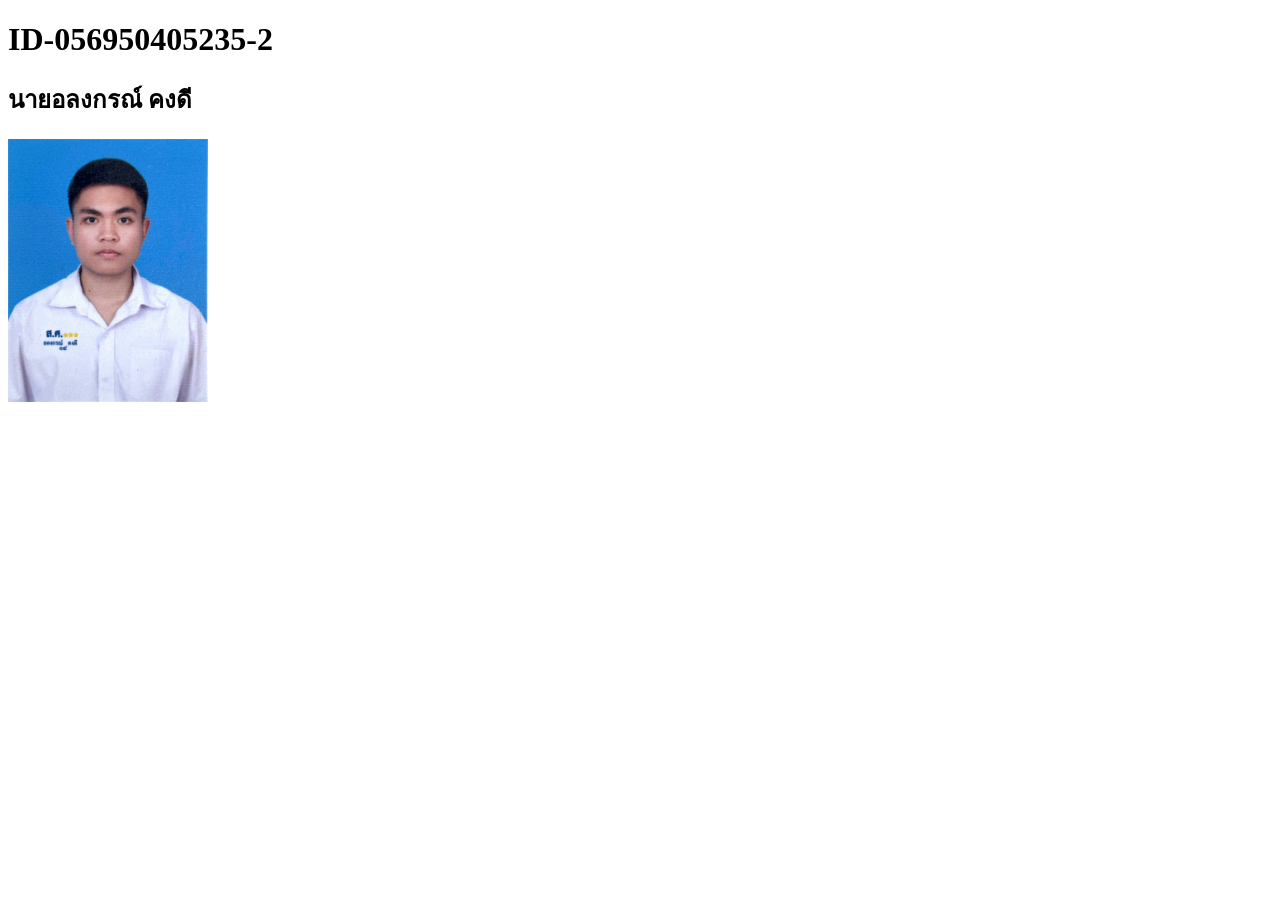
<file: lab1/alongkorn.html>
<!DOCTYPE html>
<html lang="en">
<head>
    <meta charset="UTF-8">
    <meta name="viewport" content="width=device-width, initial-scale=1.0">
    <title>Document</title>
</head>
<body>
    <h1>ID-056950405235-2</h1>
    <h2>นายอลงกรณ์ คงดี</h2>
    <img src="1761915949849.jpg" width="200px">
</body>
</html>
</file>
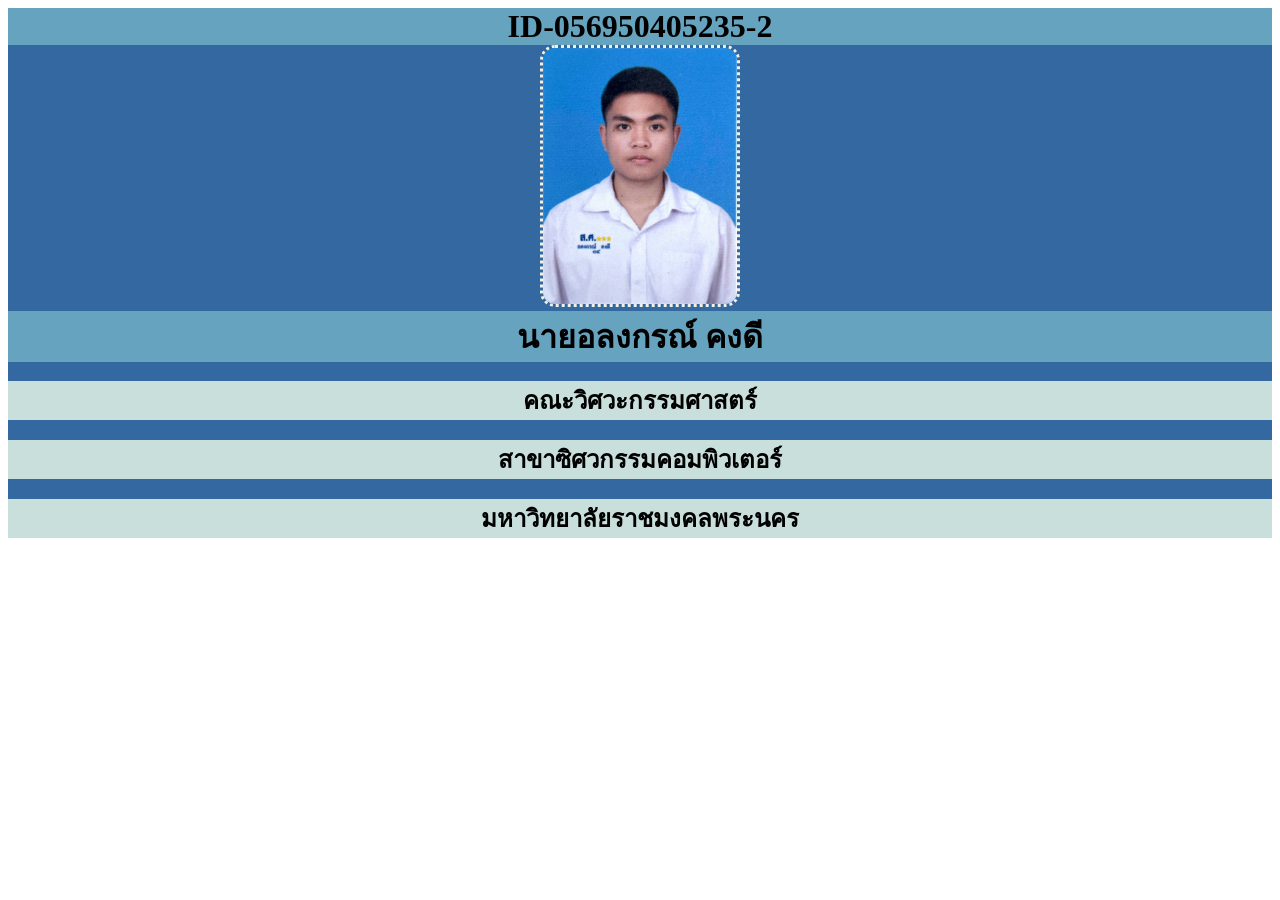
<file: lab2/alongkorn.html>
<!DOCTYPE html>
<html lang="en">
<head>
    <meta charset="UTF-8">
    <meta name="viewport" content="width=device-width, initial-scale=1.0">
    <title>Document</title>
    <style>
        *{
            text-align: center;
            box-sizing: border-box;
            object-position: center;
            
        }
        .container{
            margin: auto;
            background-color: rgb(51, 104, 160);
        }
        h1{
            background-color: rgb(102, 163, 191);
            margin: auto;
        }
        h2{
            background-color: rgb(200, 223, 219);
        }
        img{
            border: dotted rgb(242, 239, 231);
            border-radius: 15px;
        }

    </style>
</head>
<body>
<div class="container">    
    <h1>ID-056950405235-2</h1>
    <img src="1761915949849.jpg" width="200px">
    <h1>นายอลงกรณ์ คงดี</h1>
    <h2>คณะวิศวะกรรมศาสตร์</h2>
    <h2>สาขาซิศวกรรมคอมพิวเตอร์</h2>
    <h2>มหาวิทยาลัยราชมงคลพระนคร</h2>
</div>
    

</body>
</html>
</file>
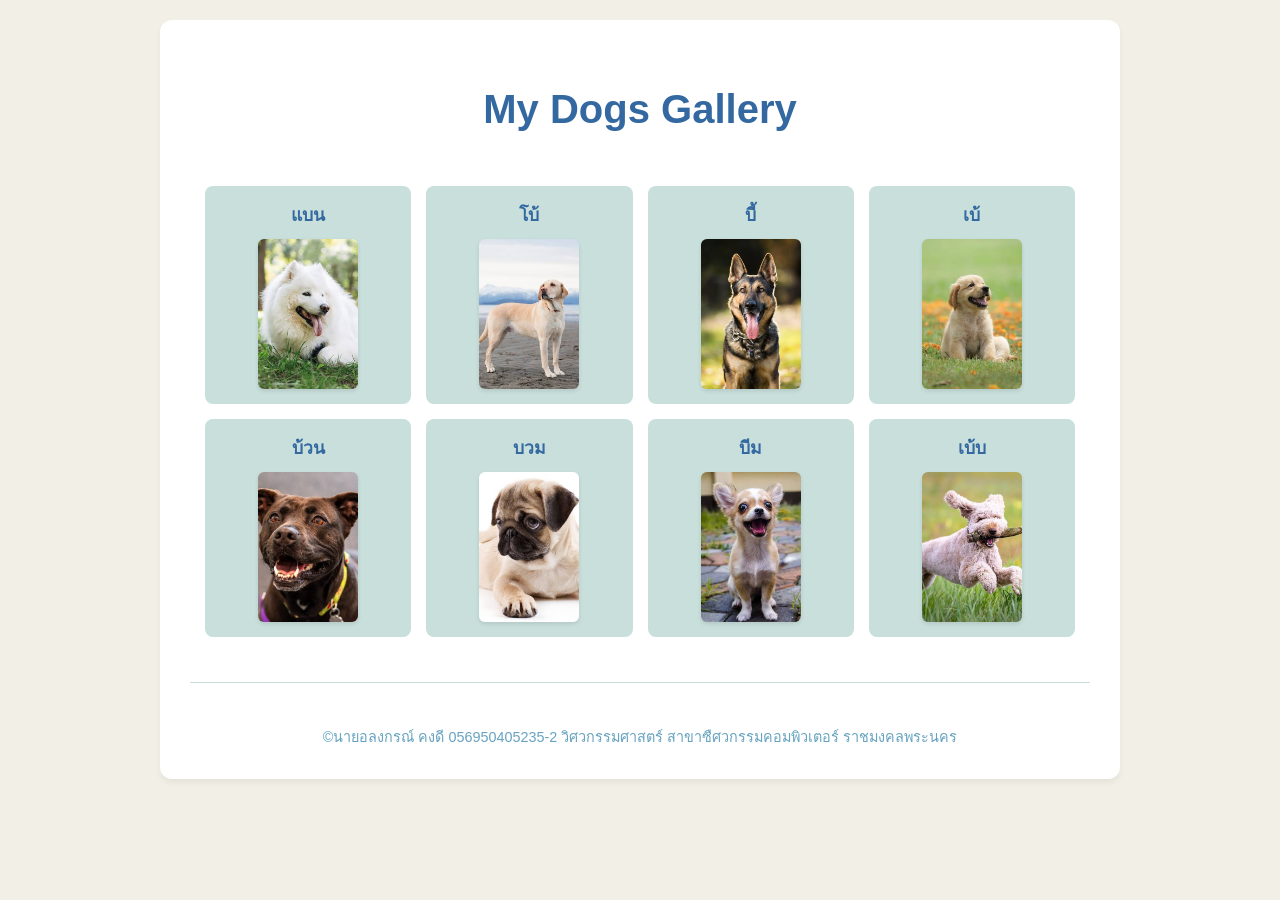
<file: lab3/gallery.html>
<!DOCTYPE html>
<html lang="en">
<head>
    <meta charset="UTF-8">
    <meta name="viewport" content="width=device-width, initial-scale=1.0">
    <title>Document</title>
    <style>
        body {
  background-color: rgb(242, 239, 231);
  font-family: 'Segoe UI', Tahoma, Geneva, Verdana, sans-serif;
  color: rgb(51, 104, 160);
  margin: 0;
  padding: 20px;
  display: flex;
  justify-content: center;
}

.continer {
  max-width: 900px;
  width: 100%;
  background-color: #ffffff;
  padding: 30px;
  border-radius: 12px;
  box-shadow: 0 4px 6px rgba(0, 0, 0, 0.05);
}

h1 {
  text-align: center;
  color: rgb(51, 104, 160);
  margin-bottom: 30px;
  font-size: 2.5rem;
}

table {
  width: 100%;
  border-collapse: separate;
  border-spacing: 15px;
  margin-bottom: 20px;
}

td {
  background-color: rgb(200, 223, 219);
  padding: 15px;
  text-align: center;
  border-radius: 8px;
  vertical-align: top;
}

td a {
  text-decoration: none;
  color: rgb(51, 104, 160);
  font-weight: bold;
  font-size: 1.1rem;
  display: block;
}

td img {
  display: block;
  margin: 10px auto 0 auto;
  border-radius: 6px;
  box-shadow: 0 2px 4px rgba(0, 0, 0, 0.1);
  object-fit: cover;
  width: 100px;
  height: 150px;
}

td a:hover {
  color: rgb(102, 163, 191);
}

hr {
  border: 0;
  height: 1px;
  background-color: rgb(200, 223, 219);
  margin: 30px 0 20px 0;
}

footer, .continer > br + text, .continer {
  font-size: 0.9rem;
  color: rgb(102, 163, 191);
  text-align: center;
  line-height: 1.6;
}

    </style>
</head>
<body>
    <div class="continer">
        <h1>My Dogs Gallery</h1>
        <table>
            <tr>
                <td><a href="images (2).jpg">แบน<br><img src="images (2).jpg" width="200px "></a></td>
                <td><a href="images (1).jpg">โบ้<br><img src="images (1).jpg" width="200px "></a></td>
                <td><a href="images (3).jpg">บี้<br><img src="images (3).jpg" width="200px "></a></td>
                <td><a href="images (4).jpg">เบ้<br><img src="images (4).jpg" width="200px "></a></td>
            </tr>
            <tr>
                <td><a href="images (5).jpg">บ้วน<br><img src="images (5).jpg" width="200px "></a></td>
                <td><a href="images (6).jpg">บวม<br><img src="images (6).jpg" width="200px "></a></td>
                <td><a href="images (7).jpg">บีม<br><img src="images (7).jpg" width="200px "></a></td>
                <td><a href="images.jpg">เบ้บ<br><img src="images.jpg" width="200px "></a></td>
            </tr>
            
        </table>
        <hr><br>©นายอลงกรณ์ คงดี 056950405235-2 วิศวกรรมศาสตร์ สาขาซืศวกรรมคอมพิวเตอร์ ราชมงคลพระนคร
    </div>
</body>
</html>
</file>
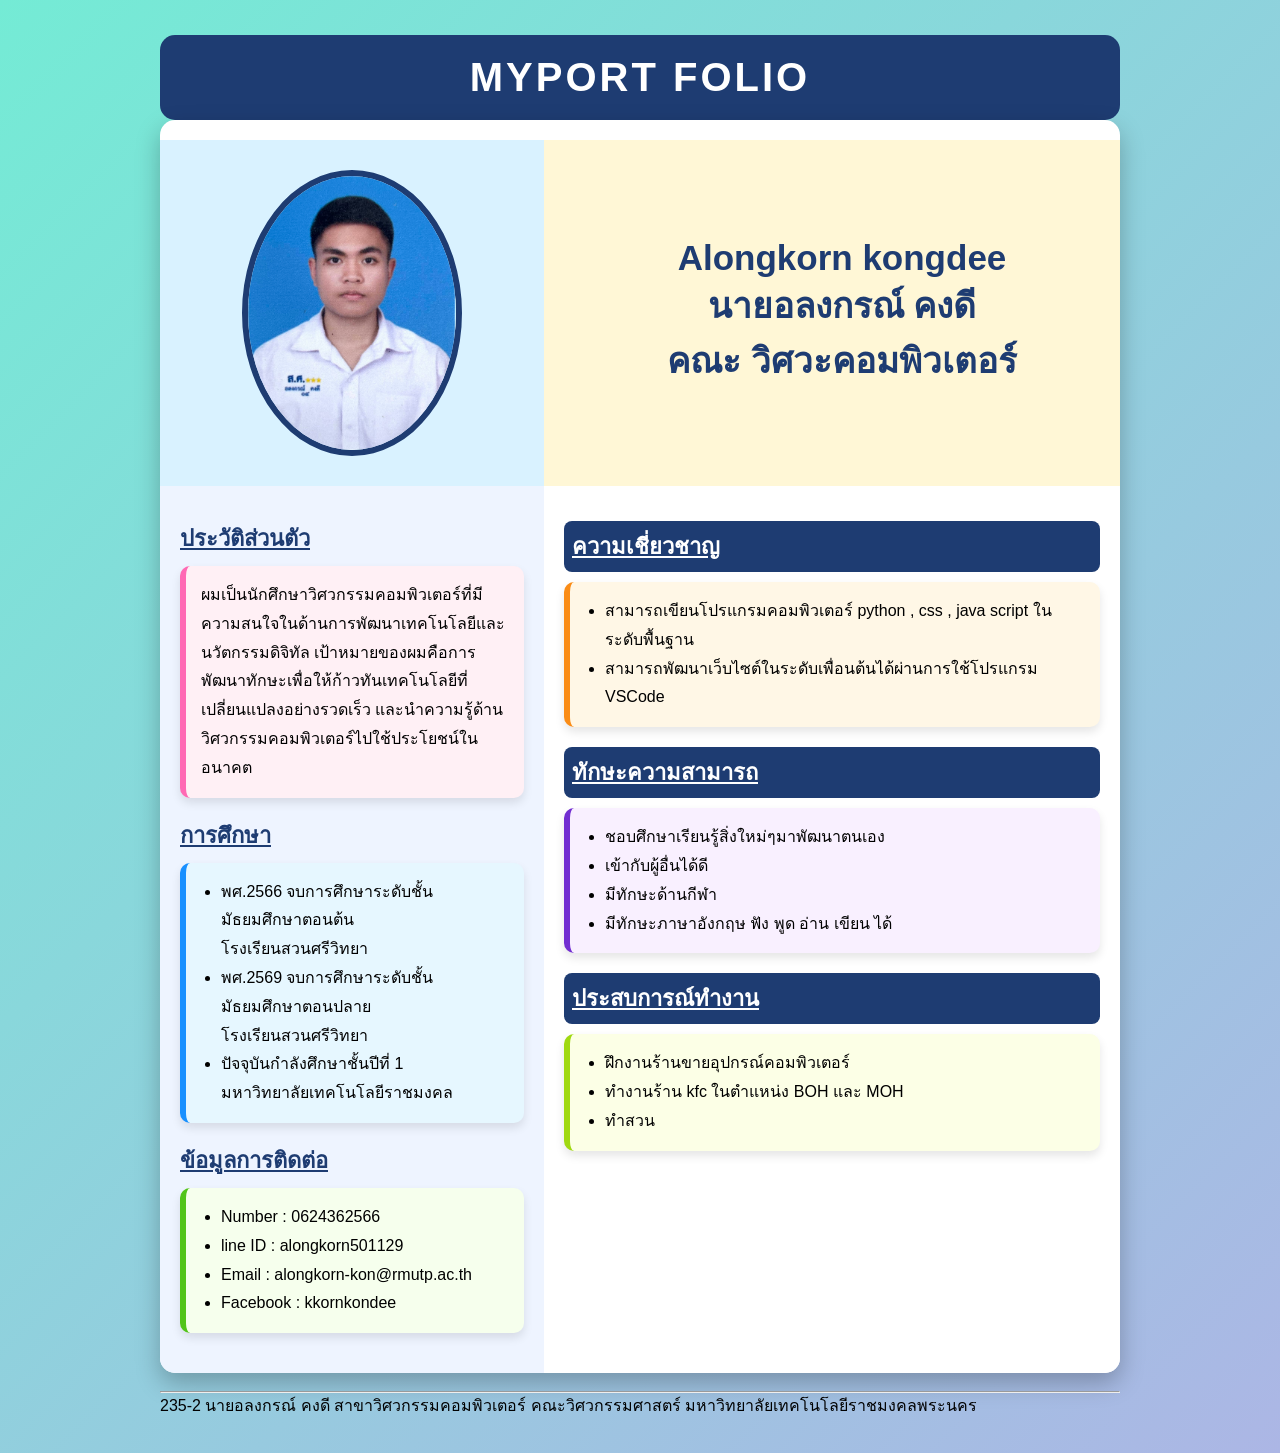
<file: lab4/PortFolio.html>
<!DOCTYPE html>
<html lang="en">
<head>
    <meta charset="UTF-8">
    <meta name="viewport" content="width=device-width, initial-scale=1.0">
    <title>Document</title>
    <style>
        * {
            margin: 0;
            padding: 0;
            box-sizing: border-box;
            font-family: "Sarabun", sans-serif;
        }

        .header-left {
            background: #d9f2ff;
        }

        .header-right {
            background: #fff7d6;
            text-align: center;
        }

        body {
            background: linear-gradient(135deg, #74ebd5, #ACB6E5);
            padding: 15px;
        }

        .container {
            width: 1000px;
            margin: auto;
            padding: 20px;
        }

        table {
            width: 100%;
            background: white;
            border-radius: 15px;
            overflow: hidden;
            border-collapse: collapse;
            box-shadow: 0 10px 25px rgba(0, 0, 0, 0.25);
        }

        h1 {
            border-radius: 15px;
            background: #1e3c72;
            color: white;
            text-align: center;
            padding: 20px;
            font-size: 40px;
            letter-spacing: 3px;
        }

        h2 {
            font-size: 35px;
            color: #1e3c72;
            padding-left: 20px;
        }

        img {
            text-align: center;
            margin: auto;
            width: 220px;
            border-radius: 50%;
            border: 6px solid #1e3c72;
            margin: 20px;
            transition: 0.3s;
            display: block;
            margin: 20px auto;
        }

        .bgleft {
            width: 40%;
            background: #eef4ff;
            padding: 20px;
            vertical-align: top;
        }

        .bright {
            width: 60%;
            background: #ffffff;
            padding: 20px;
            vertical-align: top;
        }

        h3, h4 {
            margin-top: 15px;
            margin-bottom: 10px;
            color: #1e3c72;
            font-size: 22px;
        }

        .box {
            border-radius: 10px;
            padding: 15px;
            margin-bottom: 20px;
            box-shadow: 0 5px 10px rgba(0, 0, 0, 0.1);
        }

        .box-profile {
            background: #fff0f5;
            border-left: 6px solid #ff69b4;
        }

        .box-education {
            background: #e6f7ff;
            border-left: 6px solid #1890ff;
        }

        .box-contact {
            background: #f6ffed;
            border-left: 6px solid #52c41a;
        }

        .box-expert {
            background: #fff7e6;
            border-left: 6px solid #fa8c16;
        }

        .box-skill {
            background: #f9f0ff;
            border-left: 6px solid #722ed1;
        }

        .box-experience {
            background: #fcffe6;
            border-left: 6px solid #a0d911;
        }

        .box p {
            line-height: 1.8;
        }

        .box li {
            margin-left: 20px;
            line-height: 1.8;
        }

        .bgtext {
            background: #1e3c72;
            color: white;
            padding: 8px;
            border-radius: 8px;
        }

        tr td {
            padding: 10px;
        }
    </style>
</head>
<body>
    <div class="container">
        <h1>MYPORT FOLIO</h1>
        <table>
            <tr>
                <td></td><td></td>
            </tr>
            <tr>
                <td class="header-left" style="color: #74ebd5;"><a href="1761915949849.jpg"><img src="1761915949849.jpg" width="200px"></a></td>
                <td class="header-right" style="color: #ACB6E5;">
                    <h2>Alongkorn kongdee</h2>
                    <h2>นายอลงกรณ์ คงดี</h2>
                    <h2>คณะ วิศวะคอมพิวเตอร์</h2>
                </td>
            </tr>
            <tr>
                <td class="bgleft">
                    <h3><u>ประวัติส่วนตัว</u></h3>
                    <div class="box box-profile">
                        <p>ผมเป็นนักศึกษาวิศวกรรมคอมพิวเตอร์ที่มีความสนใจในด้านการพัฒนาเทคโนโลยีและนวัตกรรมดิจิทัล เป้าหมายของผมคือการพัฒนาทักษะเพื่อให้ก้าวทันเทคโนโลยีที่เปลี่ยนแปลงอย่างรวดเร็ว และนำความรู้ด้านวิศวกรรมคอมพิวเตอร์ไปใช้ประโยชน์ในอนาคต</p>
                    </div>

                    <h3><u>การศึกษา</u></h3>
                    <div class="box box-education">
                        <ul>
                            <li>พศ.2566 จบการศึกษาระดับชั้นมัธยมศึกษาตอนต้น <br>โรงเรียนสวนศรีวิทยา</li>
                            <li>พศ.2569 จบการศึกษาระดับชั้นมัธยมศึกษาตอนปลาย <br>โรงเรียนสวนศรีวิทยา</li>
                            <li>ปัจจุบันกำลังศึกษาชั้นปีที่ 1 <br>มหาวิทยาลัยเทคโนโลยีราชมงคล</li>
                        </ul>
                    </div>

                    <h3><u>ข้อมูลการติดต่อ</u></h3>
                    <div class="box box-contact">
                        <ul>
                            <li>Number : 0624362566</li>
                            <li>line ID : alongkorn501129</li>
                            <li>Email : alongkorn-kon@rmutp.ac.th</li>
                            <li>Facebook : kkornkondee</li>
                        </ul>
                    </div>
                </td>
                <td class="bright">
                    <h4 class="bgtext"><u>ความเชี่ยวชาญ</u></h4>
                    <div class="box box-expert">
                        <ul>
                            <li>สามารถเขียนโปรแกรมคอมพิวเตอร์ python , css , java script ในระดับพื้นฐาน</li>
                            <li>สามารถพัฒนาเว็บไซต์ในระดับเพื่อนต้นได้ผ่านการใช้โปรแกรม VSCode</li>
                        </ul>
                    </div>

                    <h4 class="bgtext"><u>ทักษะความสามารถ</u></h4>
                    <div class="box box-skill">
                        <ul>
                            <li>ชอบศึกษาเรียนรู้สิ่งใหม่ๆมาพัฒนาตนเอง</li>
                            <li>เข้ากับผู้อื่นได้ดี</li>
                            <li>มีทักษะด้านกีฬา</li>
                            <li>มีทักษะภาษาอังกฤษ ฟัง พูด อ่าน เขียน ได้</li>
                        </ul>
                    </div>

                    <h4 class="bgtext"><u>ประสบการณ์ทำงาน</u></h4>
                    <div class="box box-experience">
                        <ul>
                            <li>ฝึกงานร้านขายอุปกรณ์คอมพิวเตอร์</li>
                            <li>ทำงานร้าน kfc ในตำแหน่ง BOH และ MOH</li>
                            <li>ทำสวน</li>
                        </ul>
                    </div>
                </td>
            </tr>
        </table>
        <br>
        <hr>
        235-2 นายอลงกรณ์ คงดี สาขาวิศวกรรมคอมพิวเตอร์ คณะวิศวกรรมศาสตร์ มหาวิทยาลัยเทคโนโลยีราชมงคลพระนคร
    </div>
</body>
</html>
</file>
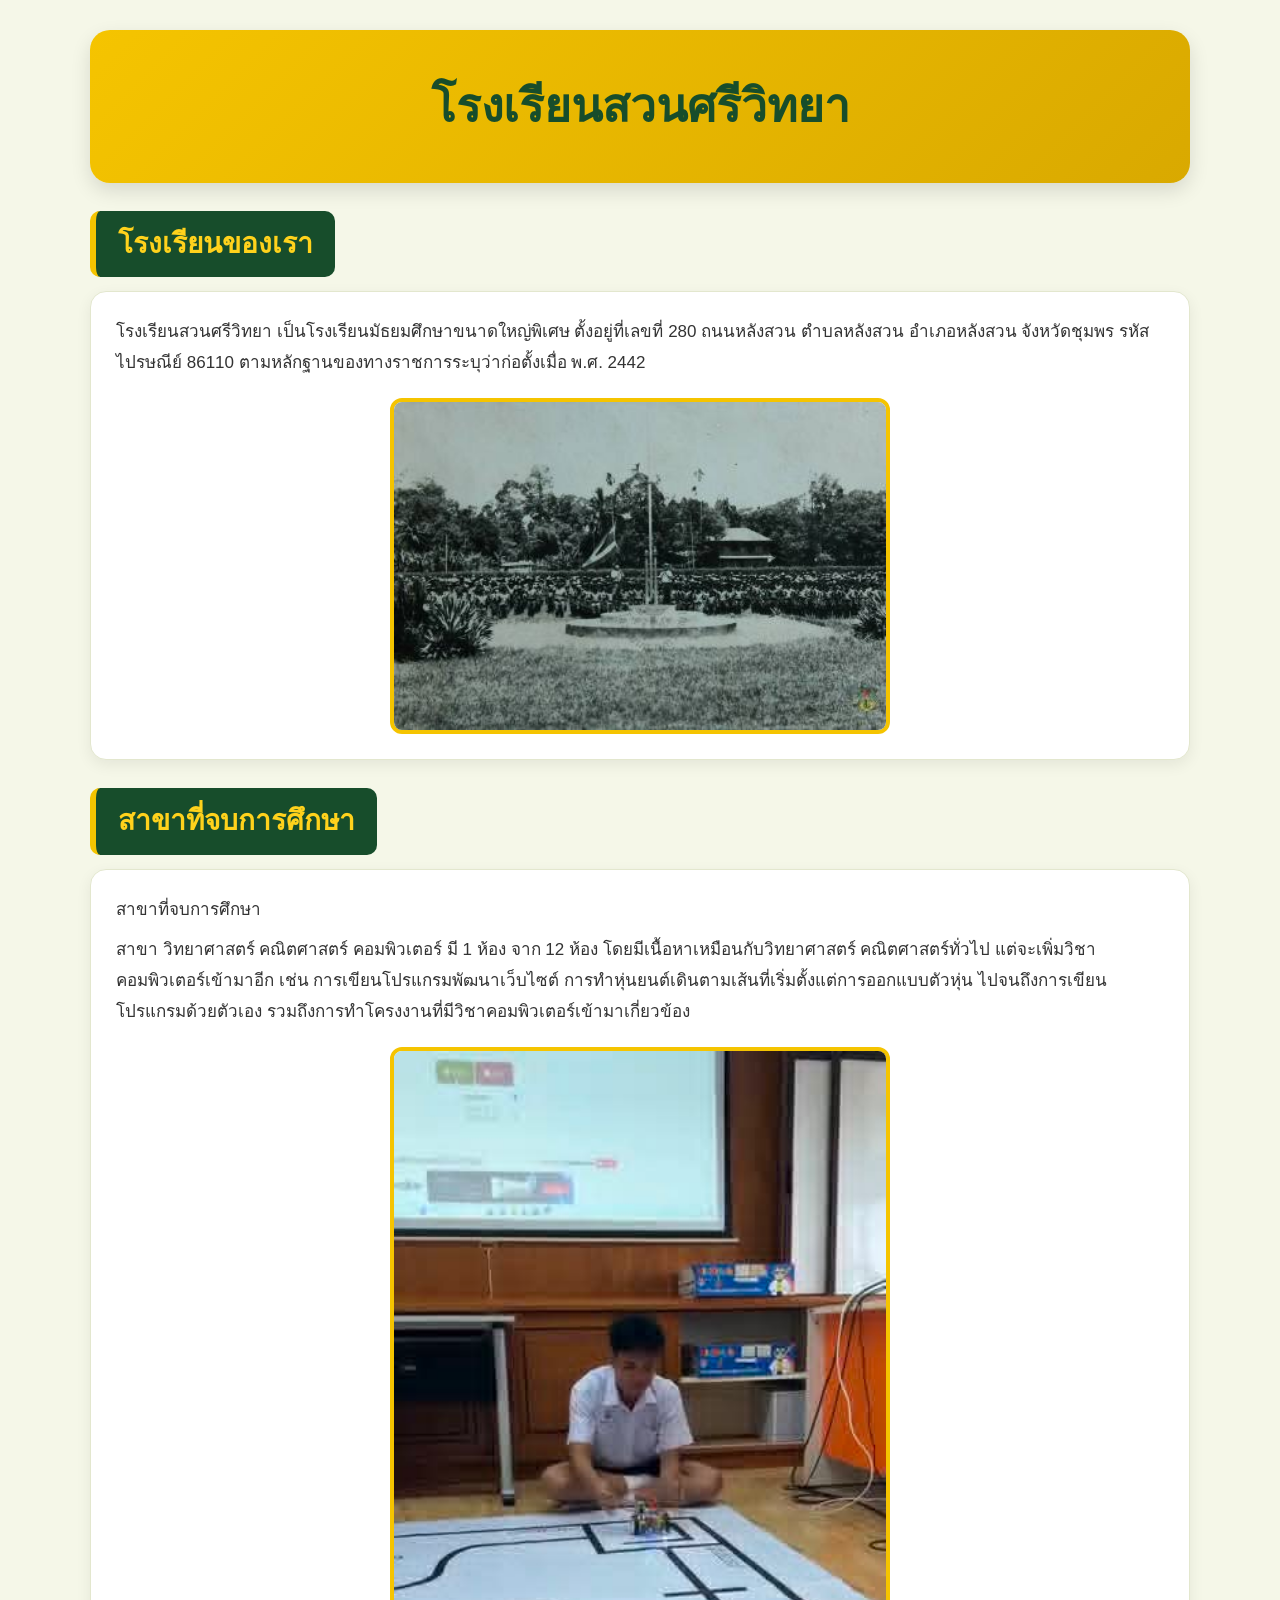
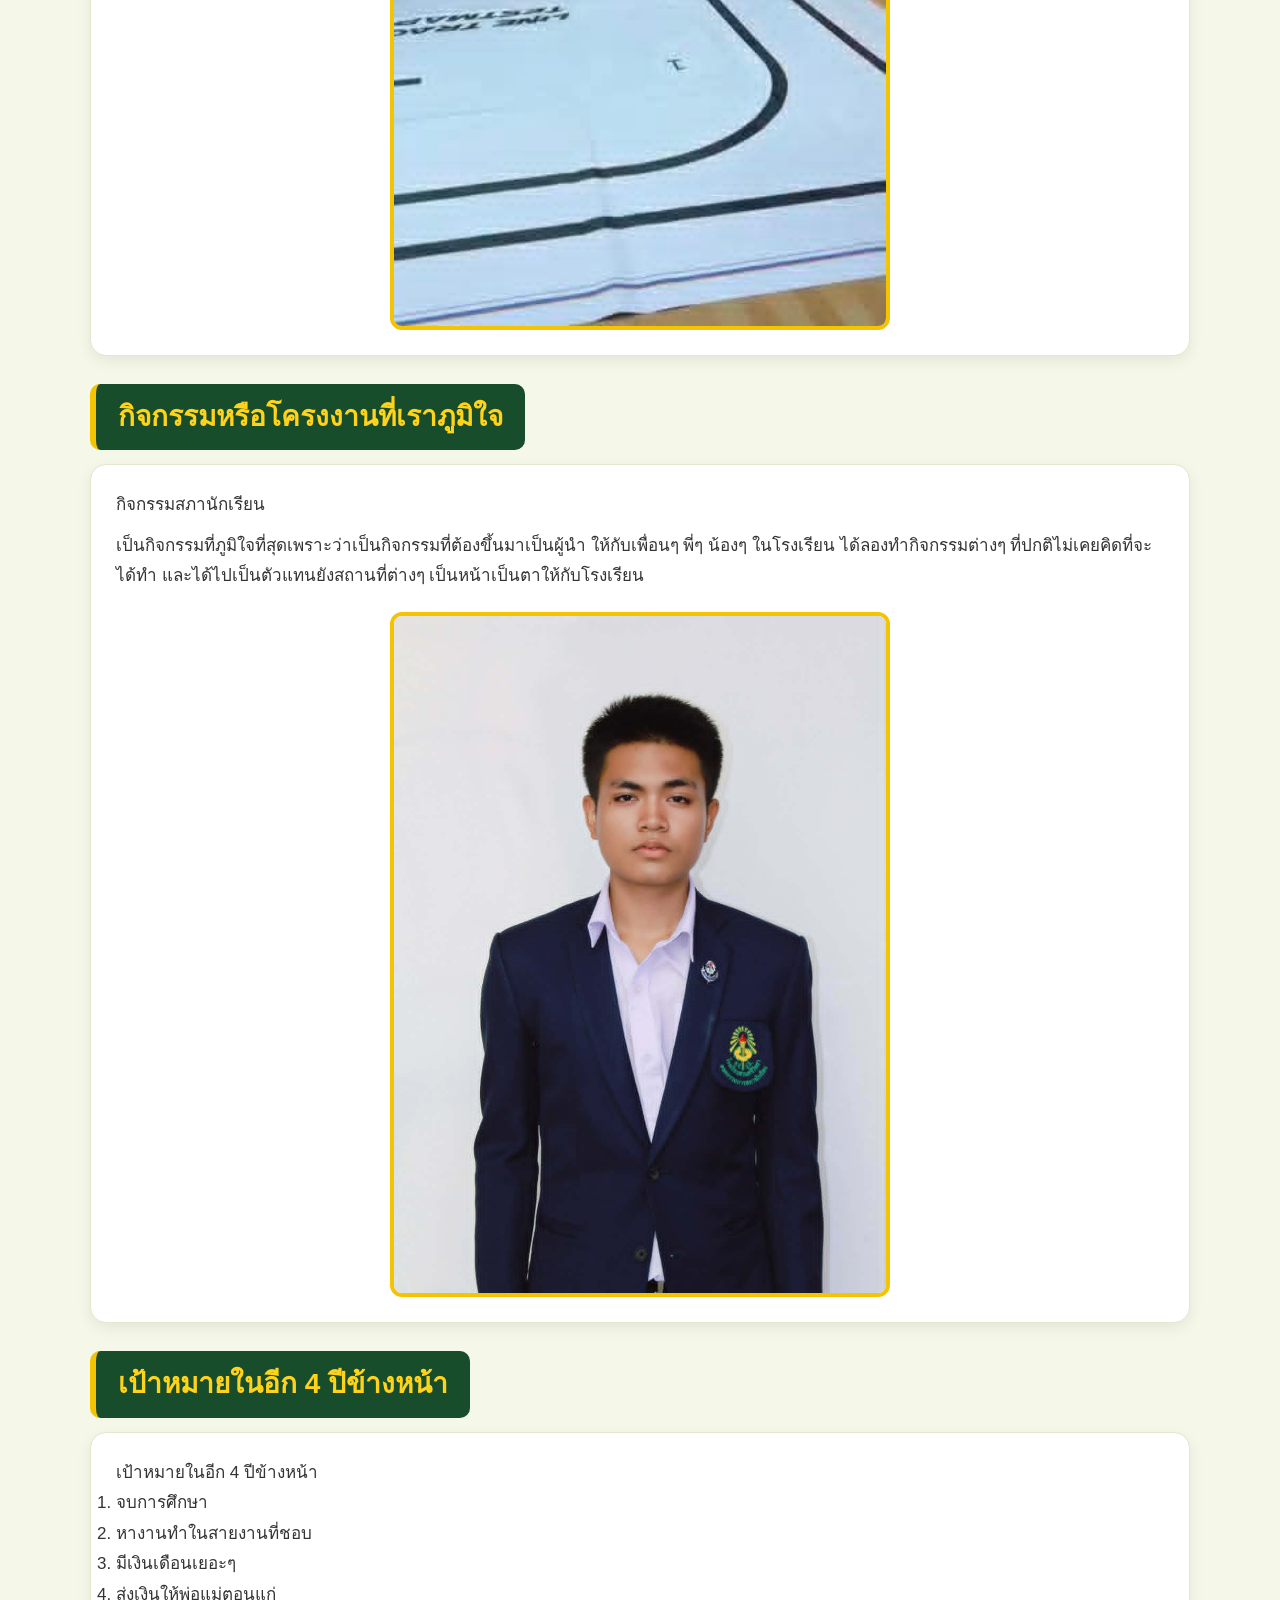
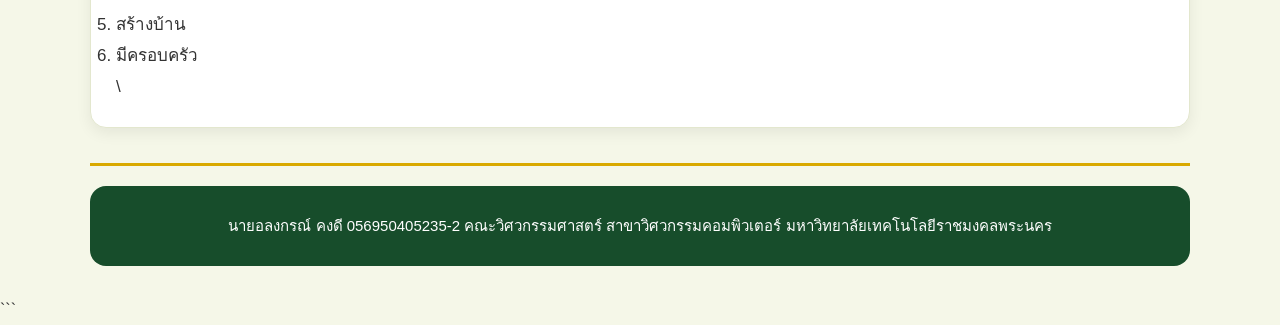
<file: lab5/alongkorn.html>
<!DOCTYPE html>
<html lang="th">
<head>
    <meta charset="UTF-8">
    <meta name="viewport" content="width=device-width, initial-scale=1.0">
    <title>โรงเรียนสวนศรีวิทยา</title>

    <style>
        * {
            box-sizing: border-box;
            margin: 0;
            padding: 0;
        }

        body {
            font-family: "Prompt", "Tahoma", sans-serif;
            background: #f5f7e8;
            color: #333;
            line-height: 1.8;
        }

        .contianer {
            width: min(1100px, 92%);
            margin: 30px auto;
        }

        .header {
            background: linear-gradient(135deg, #f5c400, #d9a900);
            color: #174d2b;
            text-align: center;
            padding: 35px 20px;
            border-radius: 20px;
            box-shadow: 0 8px 20px rgba(0, 0, 0, 0.12);
        }

        .header h1 {
            font-size: clamp(28px, 5vw, 46px);
            font-weight: 700;
        }

        .topic {
            margin-top: 28px;
            margin-bottom: 14px;
        }

        .topic h2 {
            display: inline-block;
            background: #174d2b;
            color: #ffd21c;
            padding: 8px 22px;
            border-radius: 10px;
            font-size: clamp(20px, 3vw, 28px);
            border-left: 6px solid #f5c400;
        }

        .artical {
            background: #ffffff;
            padding: 25px;
            border-radius: 16px;
            border: 1px solid #e3e7ce;
            box-shadow: 0 5px 15px rgba(0, 0, 0, 0.07);
            font-size: 17px;
        }

        .artical p {
            margin-top: 10px;
        }

        .artical a {
            display: block;
            text-align: center;
            margin-top: 20px;
        }

        .artical img {
            display: block;
            width: 100%;
            max-width: 500px;
            height: auto;
            margin: auto;
            border-radius: 12px;
            border: 4px solid #f5c400;
        }

        hr {
            border: 0;
            border-top: 3px solid #d9a900;
            margin: 35px 0 20px;
        }

        .footer {
            background: #174d2b;
            color: #fff;
            text-align: center;
            padding: 25px 20px;
            border-radius: 16px;
            font-size: 15px;
            line-height: 2;
        }

        @media (max-width: 600px) {
            .contianer {
                width: 94%;
                margin: 15px auto;
            }

            .header {
                padding: 25px 15px;
                border-radius: 15px;
            }

            .topic {
                margin-top: 22px;
            }

            .topic h2 {
                padding: 6px 15px;
                border-left-width: 4px;
            }

            .artical {
                padding: 18px;
                font-size: 15px;
                border-radius: 12px;
            }

            .footer {
                padding: 20px 15px;
                font-size: 13px;
            }
        }
    </style>
</head>

<body>

    <div class="contianer">

        <div class="header">
            <h1>โรงเรียนสวนศรีวิทยา</h1>
        </div>

        <div class="topic">
            <h2>โรงเรียนของเรา</h2>
        </div>

        <div class="artical">
            โรงเรียนสวนศรีวิทยา เป็นโรงเรียนมัธยมศึกษาขนาดใหญ่พิเศษ
            ตั้งอยู่ที่เลขที่ 280 ถนนหลังสวน ตำบลหลังสวน อำเภอหลังสวน จังหวัดชุมพร
            รหัสไปรษณีย์ 86110 ตามหลักฐานของทางราชการระบุว่าก่อตั้งเมื่อ พ.ศ. 2442

            <a href="86100397_0_20130801-112107.jpg">
                <img src="86100397_0_20130801-112107.jpg" alt="โรงเรียนสวนศรีวิทยา">
            </a>
        </div>

        <div class="topic">
            <h2>สาขาที่จบการศึกษา</h2>
        </div>

        <div class="artical">
            สาขาที่จบการศึกษา

            <p>
                สาขา วิทยาศาสตร์ คณิตศาสตร์ คอมพิวเตอร์ มี 1 ห้อง จาก 12 ห้อง
                โดยมีเนื้อหาเหมือนกับวิทยาศาสตร์ คณิตศาสตร์ทั่วไป
                แต่จะเพิ่มวิชาคอมพิวเตอร์เข้ามาอีก เช่น การเขียนโปรแกรมพัฒนาเว็บไซต์
                การทำหุ่นยนต์เดินตามเส้นที่เริ่มตั้งแต่การออกแบบตัวหุ่น
                ไปจนถึงการเขียนโปรแกรมด้วยตัวเอง
                รวมถึงการทำโครงงานที่มีวิชาคอมพิวเตอร์เข้ามาเกี่ยวข้อง
            </p>

            <a href="download (1).jpg">
                <img src="download (1).jpg" alt="สาขาวิทยาศาสตร์ คณิตศาสตร์ คอมพิวเตอร์">
            </a>
        </div>

        <div class="topic">
            <h2>กิจกรรมหรือโครงงานที่เราภูมิใจ</h2>
        </div>

        <div class="artical">
            กิจกรรมสภานักเรียน

            <p>
                เป็นกิจกรรมที่ภูมิใจที่สุดเพราะว่าเป็นกิจกรรมที่ต้องขึ้นมาเป็นผู้นำ
                ให้กับเพื่อนๆ พี่ๆ น้องๆ ในโรงเรียน ได้ลองทำกิจกรรมต่างๆ
                ที่ปกติไม่เคยคิดที่จะได้ทำ และได้ไปเป็นตัวแทนยังสถานที่ต่างๆ
                เป็นหน้าเป็นตาให้กับโรงเรียน
            </p>

            <a href="download.jpg">
                <img src="download.jpg" alt="กิจกรรมสภานักเรียน">
            </a>
        </div>

        <div class="topic">
            <h2>เป้าหมายในอีก 4 ปีข้างหน้า</h2>
        </div>

        <div class="artical">
            เป้าหมายในอีก 4 ปีข้างหน้า

            <ol>
                <li>จบการศึกษา</li><li>หางานทำในสายงานที่ชอบ</li><li>มีเงินเดือนเยอะๆ</li><li>ส่งเงินให้พ่อแม่ตอนแก่</li><li>สร้างบ้าน</li><li>มีครอบครัว</li>\
            </ol>
                  
                  
            
        </div>

        <hr>

        <div class="footer">
            นายอลงกรณ์ คงดี 056950405235-2
            คณะวิศวกรรมศาสตร์ สาขาวิศวกรรมคอมพิวเตอร์
            มหาวิทยาลัยเทคโนโลยีราชมงคลพระนคร
        </div>

    </div>

</body>
</html>
```
</file>
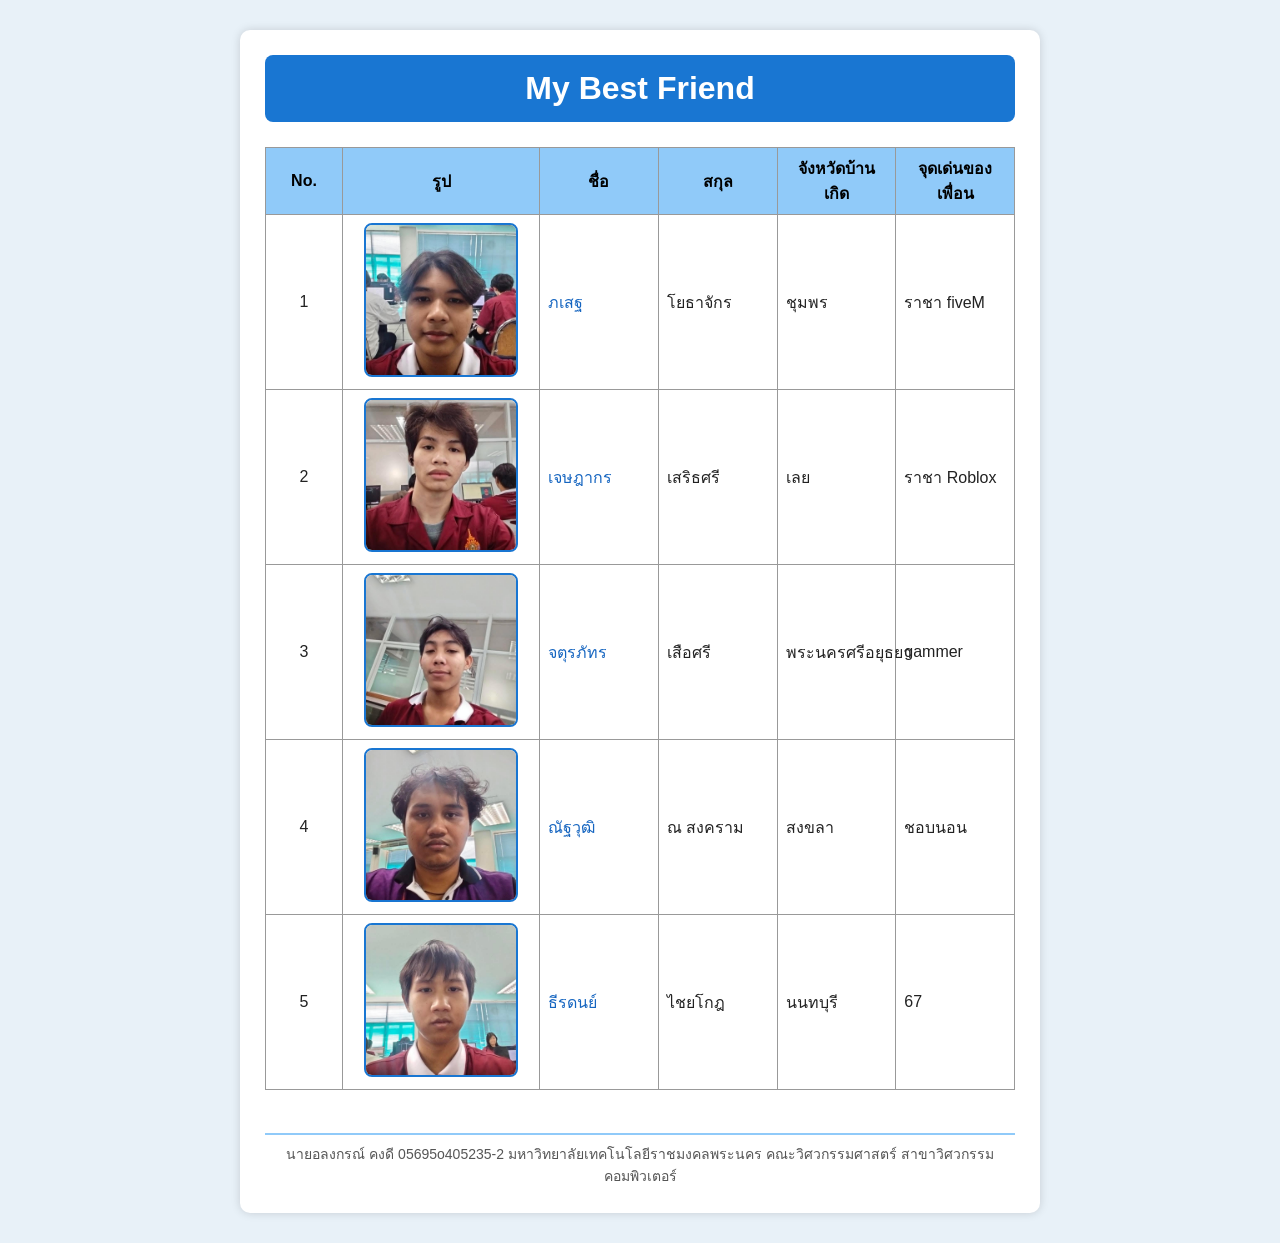
<file: lab6/alongkorn.html>
<!DOCTYPE html>
<html lang="th">
<head>
    <meta charset="UTF-8">
    <meta name="viewport" content="width=device-width, initial-scale=1.0">
    <title>My Best Friend</title>

    <style>
        body {
            margin: 0;
            padding: 30px 0;
            background-color: #e8f1f8;
            font-family: Arial, "Tahoma", sans-serif;
            color: #222;
        }

        .container {
            width: 800px;
            margin: 0 auto;
            background-color: #ffffff;
            padding: 25px;
            box-sizing: border-box;
            border-radius: 10px;
            box-shadow: 0 0 10px rgba(0, 0, 0, 0.15);
        }

        h1 {
            margin: 0 0 25px 0;
            padding: 15px;
            text-align: center;
            color: #ffffff;
            background-color: #1976d2;
            border-radius: 8px;
        }

        table {
            width: 100%;
            border-collapse: collapse;
            table-layout: fixed;
        }

        th,
        td {
            border: 1px solid #999;
            padding: 8px;
        }

        th {
            background-color: #90caf9;
            color: #000;
            text-align: center;
            height: 45px;
        }

        th:nth-child(1) {
            width: 60px;
        }

        th:nth-child(2) {
            width: 180px;
        }

        td.txtcenter {
            text-align: center;
            vertical-align: middle;
        }

        td.pic {
            width: 180px;
            text-align: center;
            vertical-align: middle;
        }

        td.pic img {
            width: 150px;
            height: 150px;
            object-fit: cover;
            border-radius: 8px;
            border: 2px solid #1976d2;
        }

        td.name,
        td.lastname,
        td.location,
        td.sign {
            text-align: left;
            vertical-align: middle;
        }

        td.name a {
            color: #1565c0;
            text-decoration: none;
        }

        hr {
            margin-top: 25px;
            border: 0;
            border-top: 2px solid #90caf9;
        }

        .credit {
            text-align: center;
            font-size: 14px;
            color: #555;
            line-height: 1.6;
        }
    </style>
</head>

<body>
    <div class="container">
        <h1>My Best Friend</h1>

        <table>
            <tr>
                <th style="width: 60px; text-align: center;">No.</th>
                <th style="width: 180px;">รูป</th>
                <th>ชื่อ</th>
                <th>สกุล</th>
                <th>จังหวัดบ้านเกิด</th>
                <th>จุดเด่นของเพื่อน</th>
            </tr>

            <tr>
                <td class="txtcenter">1</td>
                <td class="pic">
                    <a href="pased.jpg">
                        <img src="pased.jpg" alt="ภเสฐ">
                    </a>
                </td>
                <td class="name"><a href="pased.jpg">ภเสฐ</a></td>
                <td class="lastname">โยธาจักร</td>
                <td class="location">ชุมพร</td>
                <td class="sign">ราชา fiveM</td>
            </tr>

            <tr>
                <td class="txtcenter">2</td>
                <td class="pic">
                    <a href="diamond.jpg">
                        <img src="diamond.jpg" alt="เจษฎากร">
                    </a>
                </td>
                <td class="name"><a href="diamond.jpg">เจษฎากร</a></td>
                <td class="lastname">เสริธศรี</td>
                <td class="location">เลย</td>
                <td class="sign">ราชา Roblox</td>
            </tr>

            <tr>
                <td class="txtcenter">3</td>
                <td class="pic">
                    <a href="daw.jpg">
                        <img src="daw.jpg" alt="จตุรภัทร">
                    </a>
                </td>
                <td class="name"><a href="daw.jpg">จตุรภัทร</a></td>
                <td class="lastname">เสือศรี</td>
                <td class="location">พระนครศรีอยุธยา</td>
                <td class="sign">gammer</td>
            </tr>

            <tr>
                <td class="txtcenter">4</td>
                <td class="pic">
                    <a href="name.jpg">
                        <img src="name.jpg" alt="ณัฐวุฒิ">
                    </a>
                </td>
                <td class="name"><a href="name.jpg">ณัฐวุฒิ</a></td>
                <td class="lastname">ณ สงคราม</td>
                <td class="location">สงขลา</td>
                <td class="sign">ชอบนอน</td>
            </tr>

            <tr>
                <td class="txtcenter">5</td>
                <td class="pic">
                    <a href="T.jpg">
                        <img src="T.jpg" alt="ธีรดนย์">
                    </a>
                </td>
                <td class="name"><a href="T.jpg">ธีรดนย์</a></td>
                <td class="lastname">ไชยโกฎ</td>
                <td class="location">นนทบุรี</td>
                <td class="sign">67</td>
            </tr>
        </table>
        <br>
        <hr>

        <div class="credit">
            นายอลงกรณ์ คงดี 05695o405235-2 มหาวิทยาลัยเทคโนโลยีราชมงคลพระนคร คณะวิศวกรรมศาสตร์ สาขาวิศวกรรมคอมพิวเตอร์
        </div>
    </div>
</body>
</html>
</file>
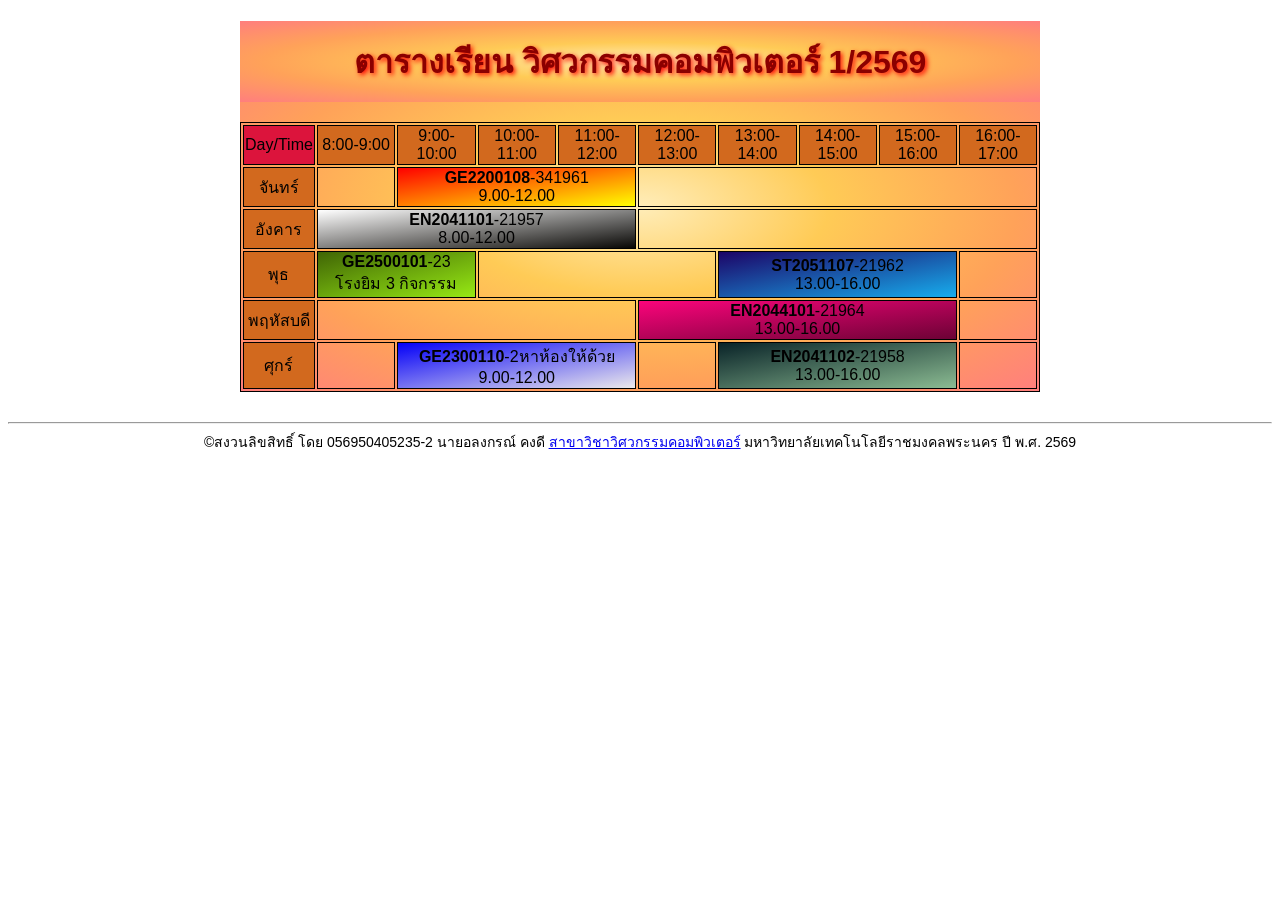
<file: lab7/class.html>
<!DOCTYPE html>
<html lang="en">
<head>
    <meta charset="UTF-8">
    <meta name="viewport" content="width=, initial-scale=1.0">
    <title>Document</title>
        <style>
        *{
            font-family:Arial, Helvetica, sans-serif;
            box-sizing: border-box;
        }
        .container{
            width: 800px;
            text-align: center;
            margin: auto;
            background-image: radial-gradient(rgb(255, 237, 185),rgb(255, 203, 86),rgb(255, 162, 89),rgb(255, 126, 126));
        }
        h1 {
            font-size: 32px;
            color: #8B0000;
            text-align: center;
            background-image: radial-gradient(rgb(255, 237, 185),rgb(255, 203, 86),rgb(255, 162, 89),rgb(255, 126, 126));
            padding: 15px;
            margin-bottom: 20px;
            text-shadow: 2px 2px 5px red;
        }

        table{
            border: 1px solid black;

            margin: 20px auto;
        }
        tr td{
            border: 1px solid black;

        }
        tr{
            border: 1px solid black;
        }
        .header{
            background-color:crimson;
        }
        .head{
            background-color: chocolate;
        }
        .TxT{
            text-align: center;
        }
        .footer {
            text-align: center;
            margin-top: 30px;
            padding-bottom: 20px;
            font-size: 14px;
            width: 100%;
        }
    </style>

</head>
<body>
    <div class="container">
        <h1>ตารางเรียน วิศวกรรมคอมพิวเตอร์ 1/2569</h1>
        <table>
            <tr>
                <td class="header" style="width: 60px; text-align: center;">Day/Time</td> 
                <td class="head" style="width: 80px; text-align: center;">8:00-9:00</td> 
                <td class="head" style="width: 80px; text-align: center;">9:00-10:00</td> 
                <td class="head" style="width: 80px; text-align: center;">10:00-11:00</td> 
                <td class="head" style="width: 80px; text-align: center;">11:00-12:00</td> 
                <td class="head" style="width: 80px; text-align: center;">12:00-13:00</td> 
                <td class="head" style="width: 80px; text-align: center;">13:00-14:00</td> 
                <td class="head" style="width: 80px; text-align: center;">14:00-15:00</td> 
                <td class="head" style="width: 80px; text-align: center;">15:00-16:00</td> 
                <td class="head" style="width: 80px; text-align: center;">16:00-17:00</td> 
            </tr>
            <tr>
                <td class="head" style="width: 60px;">จันทร์</td>
                <td style="width: 80px;"></td>
                <td class="TxT" style="width: 80px;  background-image: linear-gradient(to bottom right, red, yellow);"  colspan="3"><b>GE2200108</b>-341961<br>9.00-12.00</td>
                <td style="width: 80px;" colspan="5"></td>
            </tr>
            <tr>
                <td class="head" style="width: 60px;">อังคาร</td>
                <td class="TxT" style="width: 80px;  background-image: linear-gradient(to bottom right, rgb(255, 255, 255), rgba(0, 0, 0, 0.97));"  colspan="4"><b>EN2041101</b>-21957<br>8.00-12.00</td>
                <td style="width: 80px;" colspan="6"></td>
            </tr>
            <tr>
                <td class="head" style="width: 60px;">พุธ</td>
                <td class="TxT" style="width: 80px; background-image: linear-gradient(to bottom right, #406505, #97e914);" colspan="2"><b>GE2500101</b>-23<br>โรงยิม 3 กิจกรรม</td>
                <td style="width:80px;" colspan="3"></td>
                <td class="TxT" style="width: 80px; background-image: linear-gradient(to bottom right, #1c0467, #17aded); " colspan="3"><b>ST2051107</b>-21962<br>13.00-16.00</td>
                <td style="width: 80;"></td>
            </tr>
            <tr>
                <td class="head" style="width: 60px;">พฤหัสบดี</td>
                <td style="width:80px;" colspan="4"></td>
                <td class="TxT" style="width: 80px; background-image: linear-gradient(to bottom right, #fb047b, #6c0235); " colspan="4"><b>EN2044101</b>-21964<br>13.00-16.00</td>
                <td style="width:80px;"></td>

            </tr>
            <tr>
                <td class="head" style="width: 60px;">ศุกร์</td>
                <td style="width:80px;"></td>
                <td class="TxT" style="width: 80px; background-image: linear-gradient(to bottom right, #0400F8, #ece9eb);" colspan="3"><b>GE2300110</b>-2หาห้องให้ด้วย<br>9.00-12.00</td>
                <td style="width:80px;"></td>
                <td class="TxT" style="width: 80px; background-image: linear-gradient(to bottom right, rgb(9, 35, 40), rgb(139, 187, 146));" colspan="3"><b>EN2041102</b>-21958<br>13.00-16.00</td>
                <td ></td>
            </tr>

        </table>
    </div>
      <div class="footer">
        <hr>
        ©สงวนลิขสิทธิ์ โดย 056950405235-2 นายอลงกรณ์ คงดี <a href="https://www.facebook.com/share/1JFeeKm5fm/">สาขาวิชาวิศวกรรมคอมพิวเตอร์</a> มหาวิทยาลัยเทคโนโลยีราชมงคลพระนคร ปี พ.ศ. 2569
    </div>
</body>
</html>
</file>
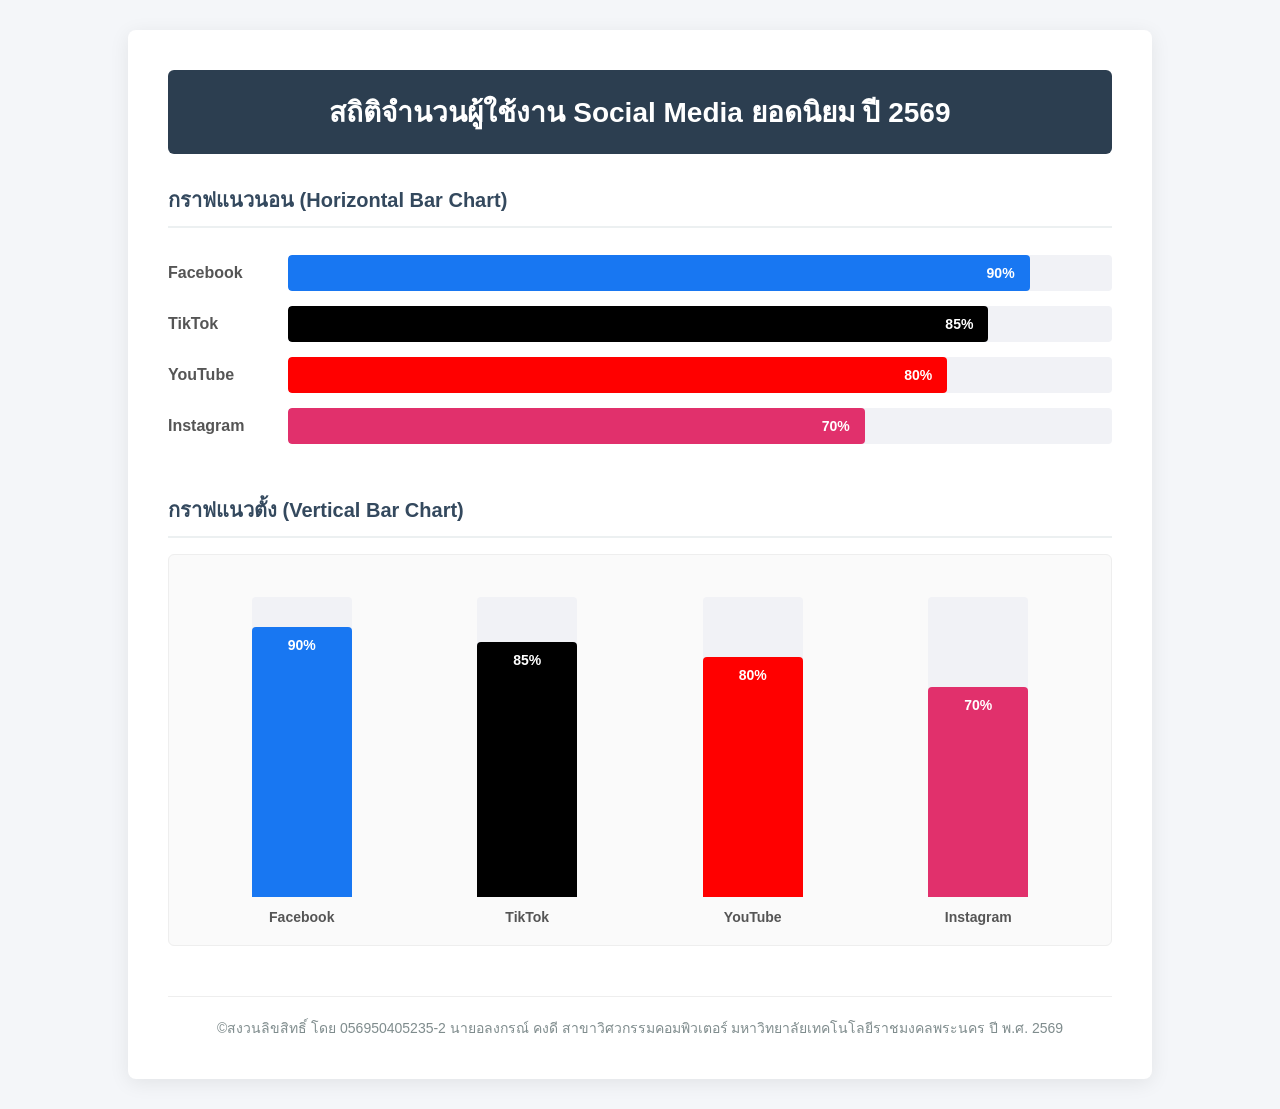
<file: lab8/garph.html>
<!DOCTYPE html>
<html lang="th">
<head>
    <meta charset="UTF-8">
    <meta name="viewport" content="width=device-width, initial-scale=1.0">
    <title>ใบงานที่ 8 การเขียนกราฟด้วย Flexbox</title>
    <link rel="stylesheet" href="style.css">

</head>
<body>
    <div class="container">
        <h1>สถิติจำนวนผู้ใช้งาน Social Media ยอดนิยม ปี 2569</h1>
        
        <div class="graph-section">
            <h2>กราฟแนวนอน (Horizontal Bar Chart)</h2>
            <div class="horizontal-graph">
                <div class="horizontal-row">
                    <span class="label">Facebook</span>
                    <div class="bar-container">
                        <div class="bar bar-fb" style="width: 90%;">90%</div>
                    </div>
                </div>
                <div class="horizontal-row">
                    <span class="label">TikTok</span>
                    <div class="bar-container">
                        <div class="bar bar-tt" style="width: 85%;">85%</div>
                    </div>
                </div>
                <div class="horizontal-row">
                    <span class="label">YouTube</span>
                    <div class="bar-container">
                        <div class="bar bar-yt" style="width: 80%;">80%</div>
                    </div>
                </div>
                <div class="horizontal-row">
                    <span class="label">Instagram</span>
                    <div class="bar-container">
                        <div class="bar bar-ig" style="width: 70%;">70%</div>
                    </div>
                </div>
            </div>
        </div>

        <div class="graph-section">
            <h2>กราฟแนวตั้ง (Vertical Bar Chart)</h2>
            <div class="vertical-graph">
                <div class="vertical-col">
                    <div class="bar-container-v">
                        <div class="bar-v bar-fb" style="height: 90%;">90%</div>
                    </div>
                    <span class="label-v">Facebook</span>
                </div>
                <div class="vertical-col">
                    <div class="bar-container-v">
                        <div class="bar-v bar-tt" style="height: 85%;">85%</div>
                    </div>
                    <span class="label-v">TikTok</span>
                </div>
                <div class="vertical-col">
                    <div class="bar-container-v">
                        <div class="bar-v bar-yt" style="height: 80%;">80%</div>
                    </div>
                    <span class="label-v">YouTube</span>
                </div>
                <div class="vertical-col">
                    <div class="bar-container-v">
                        <div class="bar-v bar-ig" style="height: 70%;">70%</div>
                    </div>
                    <span class="label-v">Instagram</span>
                </div>
            </div>
        </div>

        <footer>
            ©สงวนลิขสิทธิ์ โดย  056950405235-2 นายอลงกรณ์ คงดี สาขาวิศวกรรมคอมพิวเตอร์ มหาวิทยาลัยเทคโนโลยีราชมงคลพระนคร ปี พ.ศ. 2569
        </footer>
    </div>
</body>
</html>
</file>
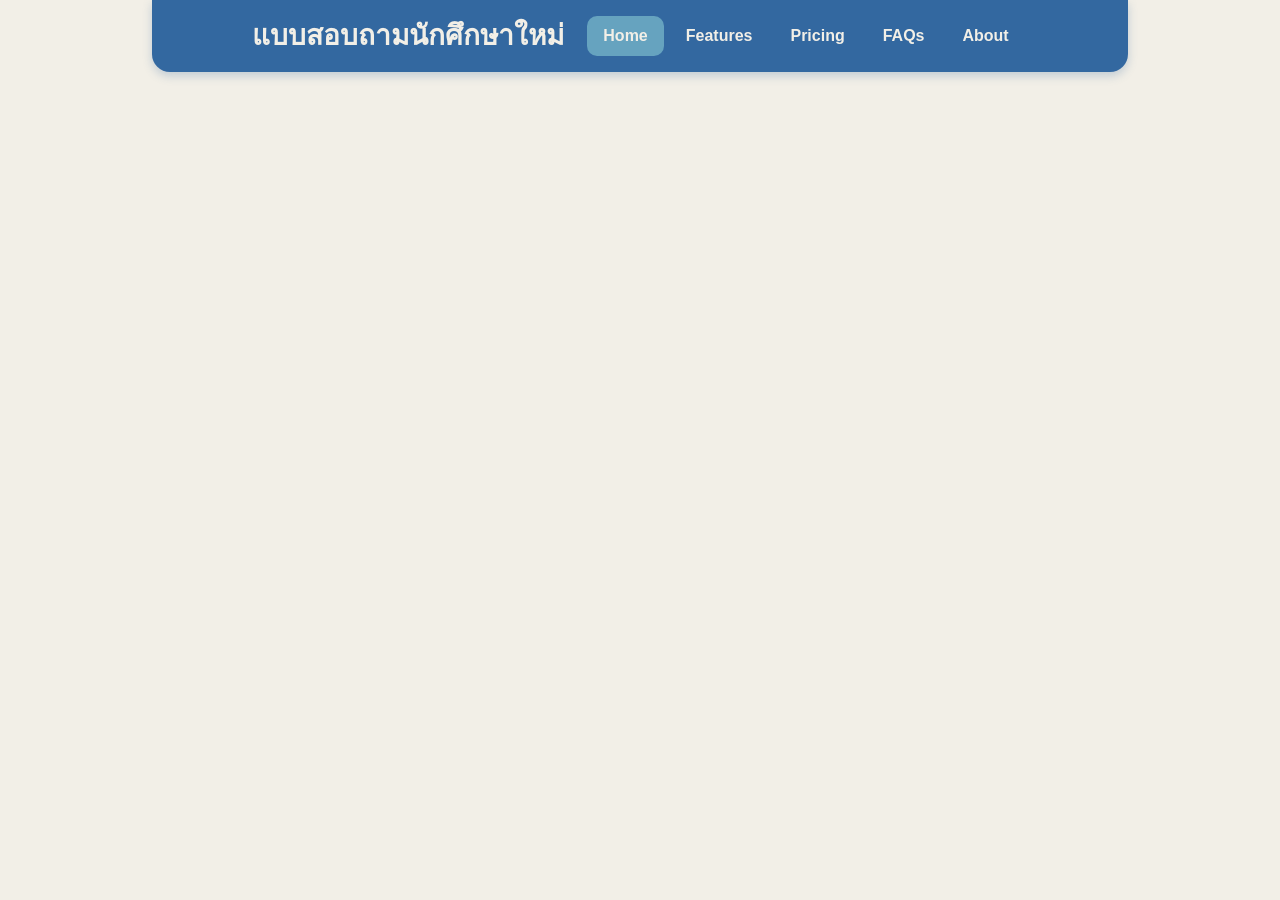
<file: lab9/header.html>
<!DOCTYPE html>
<html lang="en">
<head>
    <meta charset="UTF-8">
    <meta name="viewport" content="width=device-width, initial-scale=1.0">
    <title>Document</title>
<link href="https://cdn.jsdelivr.net/npm/bootstrap@5.3.8/dist/css/bootstrap.min.css" rel="stylesheet" integrity="sha384-sRIl4kxILFvY47J16cr9ZwB07vP4J8+LH7qKQnuqkuIAvNWLzeN8tE5YBujZqJLB" crossorigin="anonymous">
<link rel="stylesheet" href="style.css">
</head>
<body>
    <script src="https://cdn.jsdelivr.net/npm/bootstrap@5.3.8/dist/js/bootstrap.bundle.min.js" integrity="sha384-FKyoEForCGlyvwx9Hj09JcYn3nv7wiPVlz7YYwJrWVcXK/BmnVDxM+D2scQbITxI" crossorigin="anonymous"></script>
    
    <div class="container"> 
        <header class="d-flex justify-content-center py-3"> 
            <table><tr><ul class="nav nav-pills">
                <h1  style="margin-right: 20px;">แบบสอบถามนักศึกษาใหม่</h1> 
                <li class="nav-item">
                    <a href="google-form.html" class="nav-link active" aria-current="page">Home</a>
                </li> 
                <li class="nav-item">
                    <a href="#" class="nav-link">Features</a>
                </li>
                <li class="nav-item">
                    <a href="#" class="nav-link">Pricing</a>
                </li>
                <li class="nav-item">
                    <a href="#" class="nav-link">FAQs</a>
                </li>
                <li class="nav-item">
                    <a href="#" class="nav-link">About</a>
                </li>
            </ul></tr></table>
        </header>
</file>
<file: lab8/style.css>
body {
    background-color: #f4f6f9;
    font-family: 'Segoe UI', Tahoma, Geneva, Verdana, sans-serif;
    margin: 0;
    padding: 30px 0;
    display: flex;
    justify-content: center;
}

.container {
    width: 1024px;
    background-color: #ffffff;
    box-shadow: 0 4px 20px rgba(0, 0, 0, 0.08);
    border-radius: 8px;
    padding: 40px;
    box-sizing: border-box;
}

h1 {
    font-size: 28px;
    color: #ffffff;
    text-align: center;
    background-color: #2c3e50;
    padding: 20px;
    margin-top: 0;
    border-radius: 6px;
}

h2 {
    font-size: 20px;
    color: #34495e;
    border-bottom: 2px solid #ecf0f1;
    padding-bottom: 10px;
    margin-top: 30px;
}

.graph-section {
    margin-bottom: 40px;
}

.horizontal-graph {
    display: flex;
    flex-direction: column;
    gap: 15px;
    padding: 10px 0;
}

.horizontal-row {
    display: flex;
    align-items: center;
}

.label {
    width: 120px;
    font-weight: bold;
    color: #555555;
}

.bar-container {
    flex-grow: 1;
    background-color: #f1f2f6;
    border-radius: 4px;
    overflow: hidden;
}

.bar {
    color: #ffffff;
    text-align: right;
    padding: 10px 15px;
    font-size: 14px;
    font-weight: bold;
    border-radius: 4px;
    box-sizing: border-box;
}

.vertical-graph {
    display: flex;
    justify-content: space-around;
    align-items: flex-end;
    height: 350px;
    padding: 20px;
    background-color: #fafafa;
    border: 1px solid #eeeeee;
    border-radius: 6px;
}

.vertical-col {
    display: flex;
    flex-direction: column;
    align-items: center;
    width: 100px;
    height: 100%;
    justify-content: flex-end;
}

.bar-container-v {
    width: 100%;
    height: 300px;
    display: flex;
    align-items: flex-end;
    background-color: #f1f2f6;
    border-radius: 4px;
}

.bar-v {
    width: 100%;
    color: #ffffff;
    text-align: center;
    padding-top: 10px;
    font-size: 14px;
    font-weight: bold;
    border-radius: 4px 4px 0 0;
    box-sizing: border-box;
    display: flex;
    justify-content: center;
    align-items: flex-start;
}

.label-v {
    margin-top: 12px;
    font-weight: bold;
    color: #555555;
    font-size: 14px;
}

.bar-fb { background-color: #1877f2; }
.bar-tt { background-color: #000000; }
.bar-yt { background-color: #ff0000; }
.bar-ig { background-color: #e1306c; }

footer {
    text-align: center;
    margin-top: 50px;
    padding-top: 20px;
    border-top: 1px solid #eeeeee;
    font-size: 14px;
    color: #7f8c8d;
}
</file>
<file: lab9/style.css>
body {
    background-color: rgb(242, 239, 231);
    color: rgb(51, 104, 160);
    font-family: Arial, sans-serif;
}

.container {
    max-width: 1000px;
    margin: 0 auto;
}

header {
    background-color: rgb(51, 104, 160);
    border-radius: 0 0 18px 18px;
    padding: 20px !important;
    box-shadow: 0 4px 10px rgba(51, 104, 160, 0.25);
}

header h1 {
    color: rgb(242, 239, 231);
    font-size: 28px;
    font-weight: bold;
    margin-bottom: 0;
    align-self: center;
}

.nav {
    align-items: center;
}

.nav-pills .nav-link {
    color: rgb(242, 239, 231);
    font-weight: bold;
    border-radius: 10px;
    margin: 0 3px;
}

.nav-pills .nav-link:hover {
    background-color: rgb(102, 163, 191);
    color: rgb(242, 239, 231);
}

.nav-pills .nav-link.active {
    background-color: rgb(102, 163, 191);
    color: rgb(242, 239, 231);
}

.divname,
.divmedial,
.fav_lan,
.divbrowser {
    background-color: rgb(200, 223, 219);
    max-width: 750px;
    margin: 30px auto;
    padding: 30px;
    border-radius: 18px;
    text-align: center;
    box-shadow: 0 5px 15px rgba(51, 104, 160, 0.18);
}

.divname h3,
.divmedial h3,
.fav_lan h3,
.divbrowser h3 {
    color: rgb(51, 104, 160);
    font-weight: bold;
    margin-bottom: 25px;
}

label {
    color: rgb(51, 104, 160);
    font-weight: 600;
}

.divname input[type="text"] {
    width: 80%;
    max-width: 500px;
    padding: 10px 14px;
    margin: 6px 0 18px;
    border: 2px solid rgb(102, 163, 191);
    border-radius: 10px;
    background-color: rgb(242, 239, 231);
    color: rgb(51, 104, 160);
    text-align: center;
    outline: none;
}

.divname input[type="text"]:focus {
    border-color: rgb(51, 104, 160);
    box-shadow: 0 0 6px rgba(51, 104, 160, 0.3);
}

.divmedial input,
.fav_lan input {
    accent-color: rgb(51, 104, 160);
}

.divmedial label {
    margin-left: 5px;
    margin-bottom: 8px;
}

.fav_lan label {
    margin: 0 8px 0 3px;
}

.divbrowser select {
    padding: 10px 18px;
    margin-left: 10px;
    border: 2px solid rgb(102, 163, 191);
    border-radius: 10px;
    background-color: rgb(242, 239, 231);
    color: rgb(51, 104, 160);
    font-weight: 600;
    outline: none;
}

.divbrowser select:focus {
    border-color: rgb(51, 104, 160);
}

button {
    margin: 0 5px;
    min-width: 110px;
    border-radius: 10px !important;
    font-weight: bold !important;
}

.btn-primary {
    background-color: rgb(51, 104, 160) !important;
    border-color: rgb(51, 104, 160) !important;
}

.btn-primary:hover {
    background-color: rgb(102, 163, 191) !important;
    border-color: rgb(102, 163, 191) !important;
}

.btn-outline-secondary {
    color: rgb(51, 104, 160) !important;
    border-color: rgb(51, 104, 160) !important;
}

.btn-outline-secondary:hover {
    background-color: rgb(102, 163, 191) !important;
    border-color: rgb(102, 163, 191) !important;
    color: rgb(242, 239, 231) !important;
}

form {
    text-align: center;
}

.footer {
    margin-top: 50px;
    background-color: rgb(51, 104, 160);
    border-radius: 18px 18px 0 0;
}

.footer .nav {
    border-bottom-color: rgb(102, 163, 191) !important;
}

.footer .nav-link {
    color: rgb(242, 239, 231) !important;
    font-weight: 600;
}

.footer .nav-link:hover {
    color: rgb(200, 223, 219) !important;
}

.footer p {
    color: rgb(242, 239, 231) !important;
    padding: 0 20px;
}

@media (max-width: 768px) {
    header {
        padding: 15px !important;
    }

    header h1 {
        font-size: 22px;
        margin-right: 10px !important;
    }

    .nav-pills .nav-link {
        padding: 6px 8px;
        font-size: 13px;
    }

    .divname,
    .divmedial,
    .fav_lan,
    .divbrowser {
        margin: 20px 10px;
        padding: 20px 15px;
    }

    .divname input[type="text"] {
        width: 95%;
    }

    .divbrowser select {
        margin: 10px 0 0;
    }

    .fav_lan label {
        display: inline-block;
        margin-bottom: 10px;
    }
}
</file>
